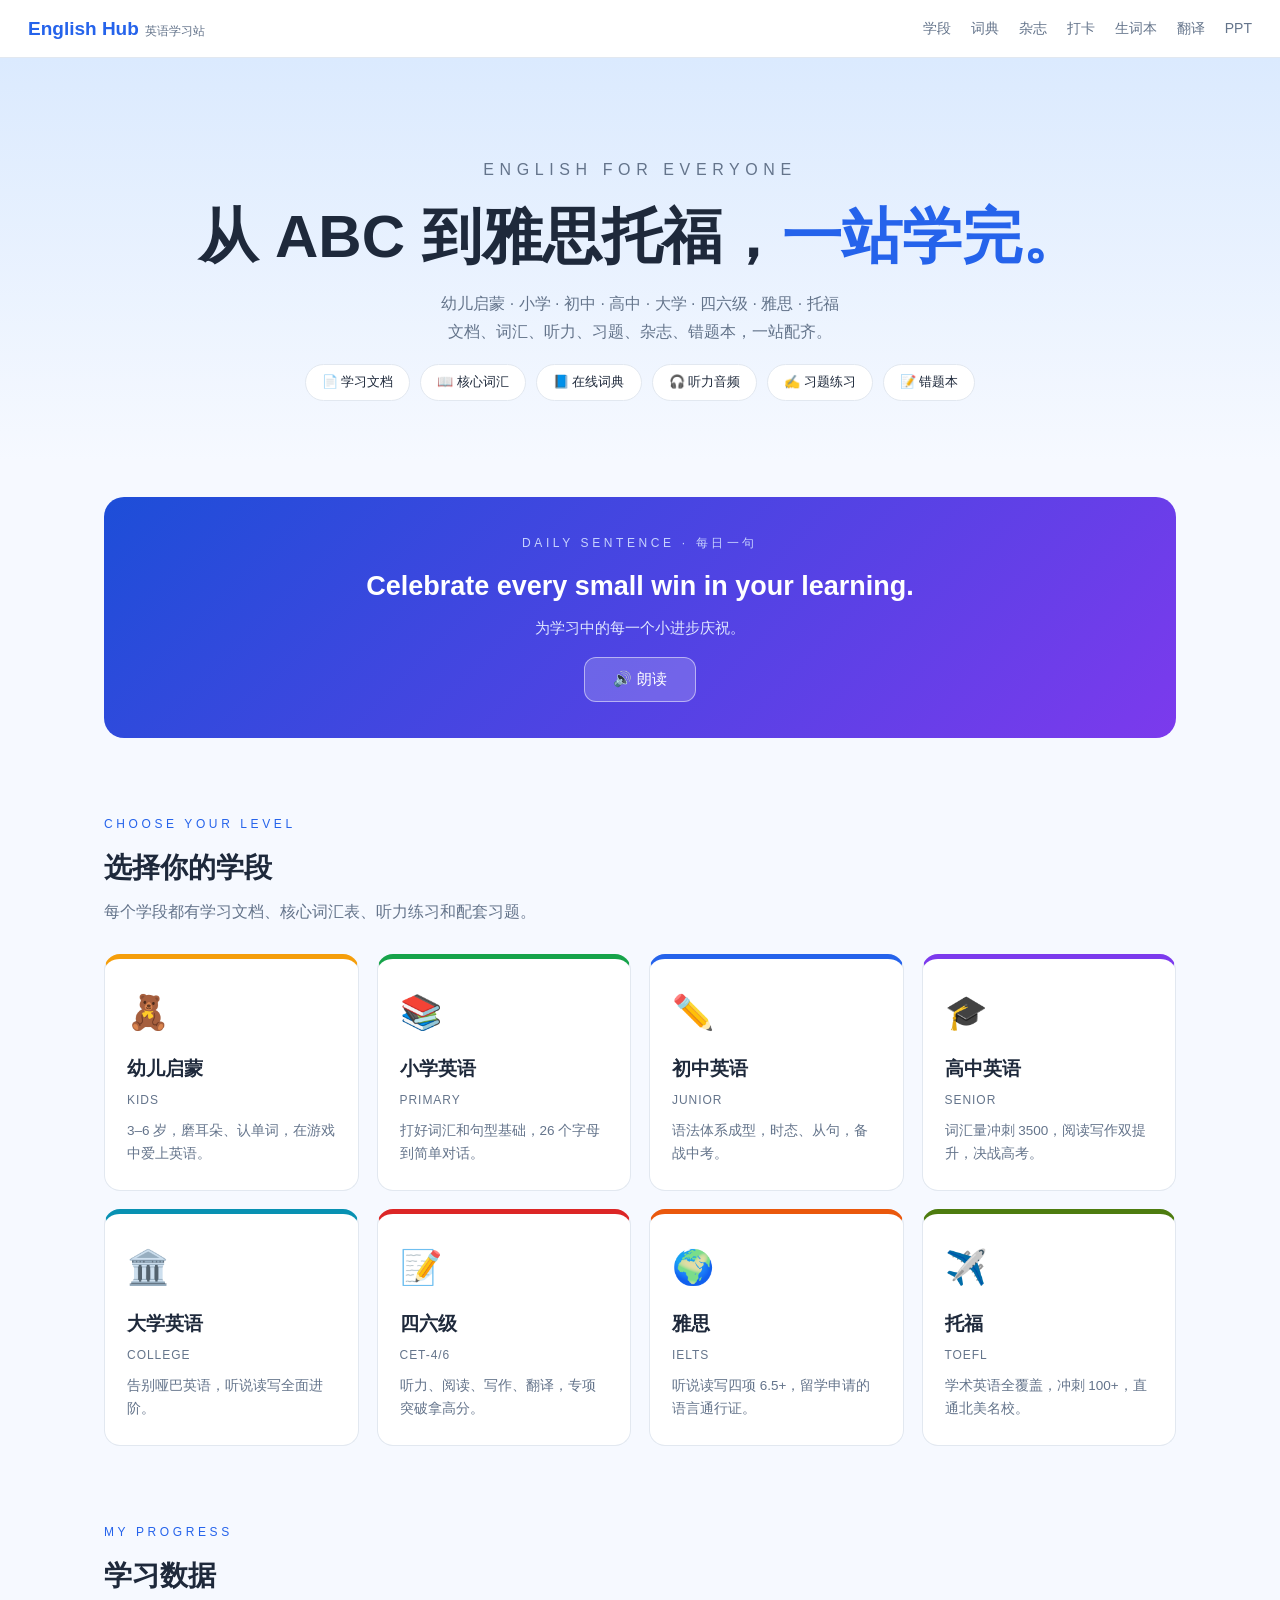
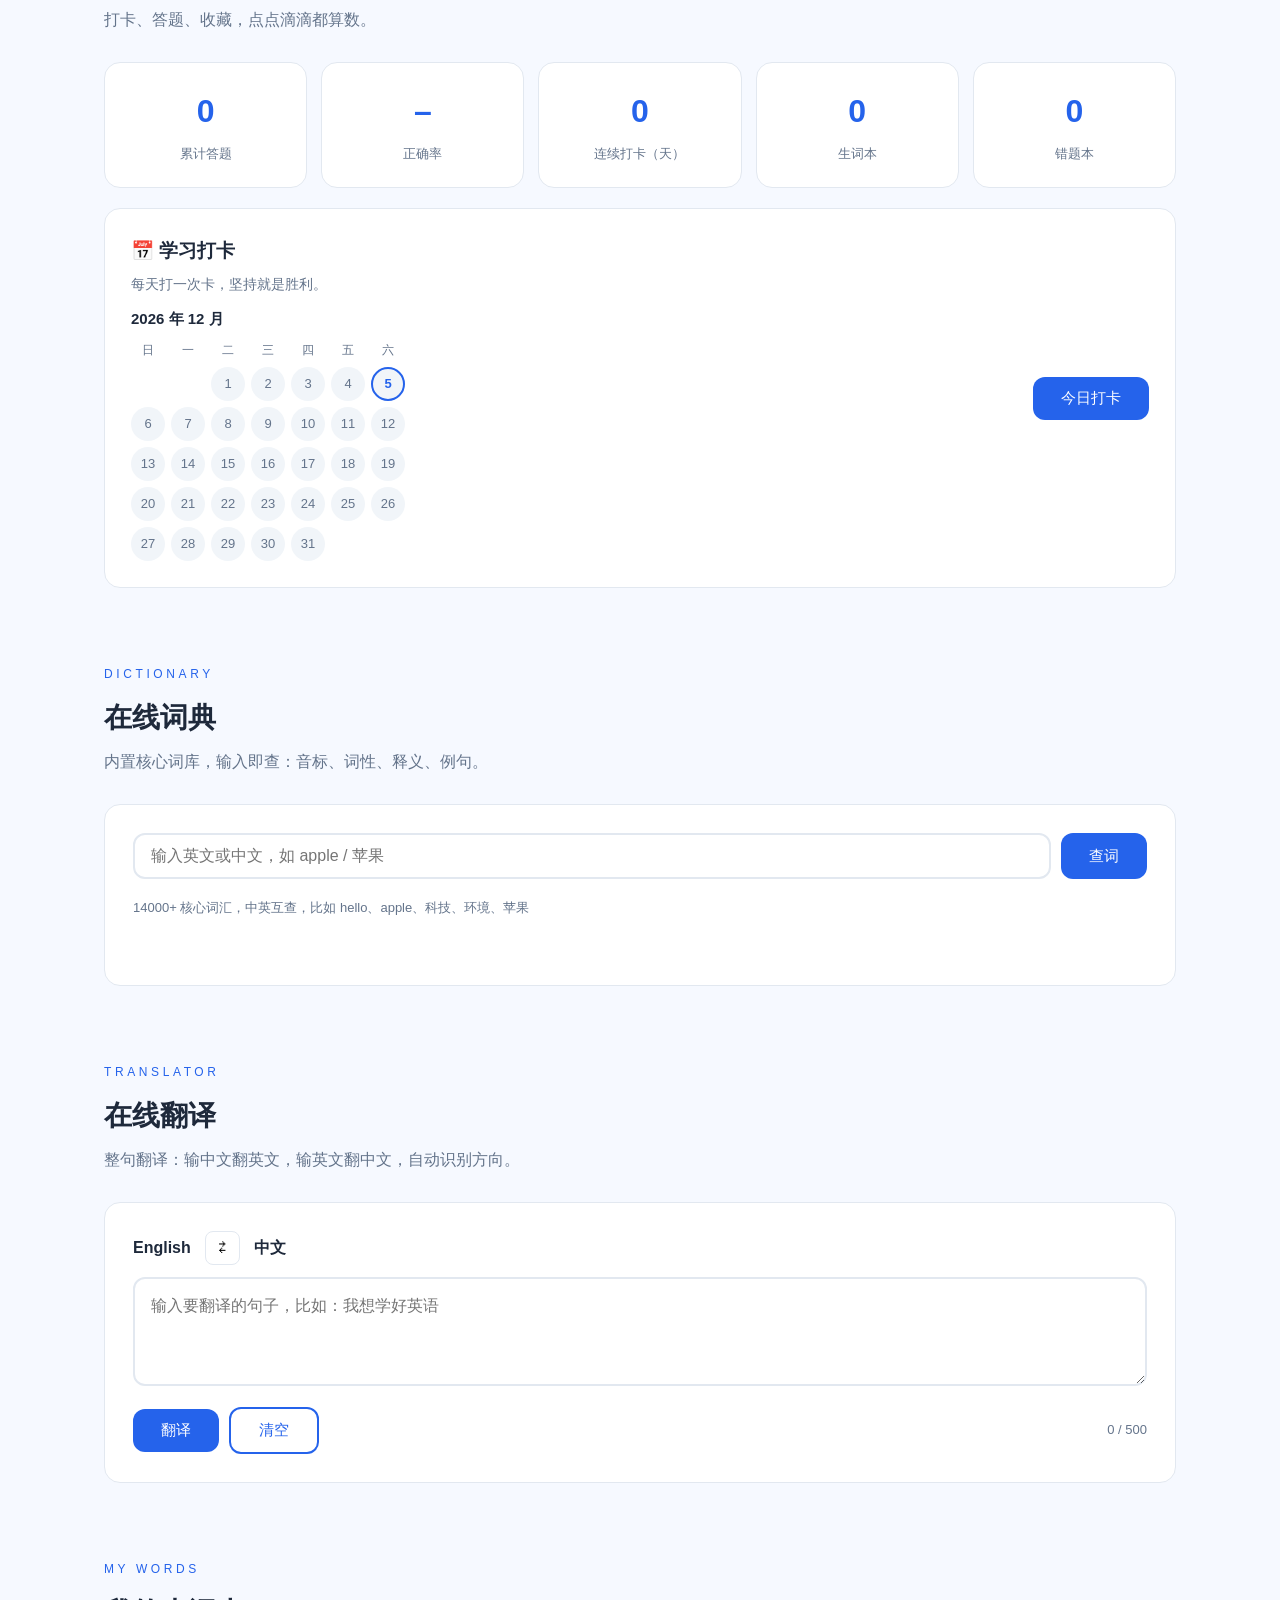
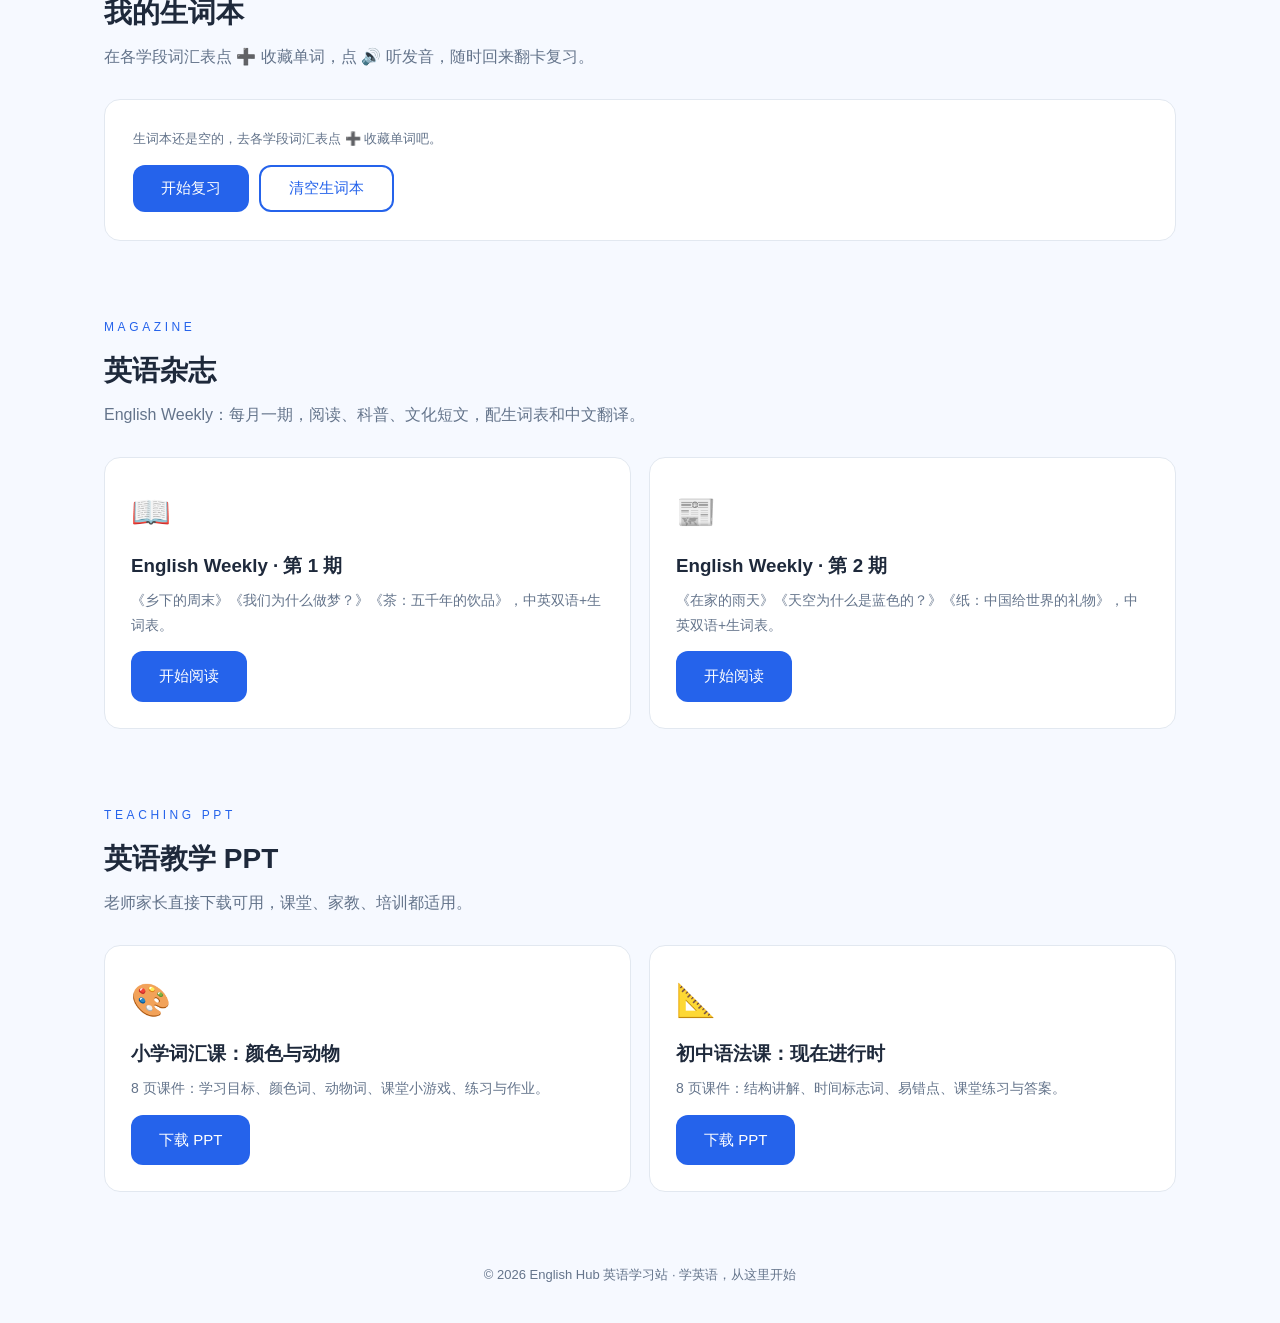
<file: index.html>
<!DOCTYPE html>
<html lang="zh-CN">
<head>
<meta charset="UTF-8">
<meta name="viewport" content="width=device-width, initial-scale=1.0">
<title>英语学习站 English Hub · 从幼儿到雅思托福</title>
<meta name="description" content="覆盖幼儿、小学、初中、高中、大学、四六级、雅思、托福的英语学习站：学习文档、核心词汇、在线词典、听力音频、习题练习、英语杂志、教学PPT、单词游戏。">
<link rel="stylesheet" href="styles.css?v=4">
</head>
<body>

<nav class="nav">
  <a class="logo" href="index.html">English Hub<small>英语学习站</small></a>
  <div class="nav-links">
    <a href="#stages">学段</a>
    <a href="#dict">词典</a>
    
    <a href="magazine.html">杂志</a>
    <a href="#progress">打卡</a>
    <a href="#wordbook">生词本</a>
    <a href="#translate">翻译</a>
    <a href="#ppt">PPT</a>
  </div>
</nav>

<header class="hero">
  <p class="hero-kicker">ENGLISH FOR EVERYONE</p>
  <h1>从 ABC 到雅思托福，<em>一站学完。</em></h1>
  <p>幼儿启蒙 · 小学 · 初中 · 高中 · 大学 · 四六级 · 雅思 · 托福<br>文档、词汇、听力、习题、杂志、错题本，一站配齐。</p>
  <div class="hero-tags">
    <span>📄 学习文档</span><span>📖 核心词汇</span><span>📘 在线词典</span>
    <span>🎧 听力音频</span><span>✍️ 习题练习</span><span>📝 错题本</span>
  </div>
</header>
<!-- 每日一句 -->
<section class="section" id="daily" style="padding-top:36px">
  <div class="daily-banner">
    <p class="daily-kicker">DAILY SENTENCE · 每日一句</p>
    <p class="daily-en" id="dailyEn"></p>
    <p class="daily-zh" id="dailyZh"></p>
    <button class="btn btn-light btn-small" id="dailySpeak">🔊 朗读</button>
  </div>
</section>


<main>
  <!-- 学段 -->
  <section id="stages" class="section">
    <p class="kicker">CHOOSE YOUR LEVEL</p>
    <h2>选择你的学段</h2>
    <p class="section-sub">每个学段都有学习文档、核心词汇表、听力练习和配套习题。</p>
    <div class="stage-grid" id="stageGrid"></div>
  </section>

  
<!-- 数据看板 + 打卡 -->
<section class="section" id="progress">
  <p class="kicker">MY PROGRESS</p>
  <h2>学习数据</h2>
  <p class="section-sub">打卡、答题、收藏，点点滴滴都算数。</p>
  <div class="stat-grid">
    <div class="stat-card"><b id="stAnswered">0</b><span>累计答题</span></div>
    <div class="stat-card"><b id="stAcc">–</b><span>正确率</span></div>
    <div class="stat-card"><b id="stStreak">0</b><span>连续打卡（天）</span></div>
    <div class="stat-card"><b id="stWords">0</b><span>生词本</span></div>
    <div class="stat-card"><b id="stMistakes">0</b><span>错题本</span></div>
  </div>
  <div class="checkin-box">
    <div style="flex:1;min-width:240px">
      <h3>📅 学习打卡</h3>
      <p style="color:var(--muted);font-size:14px;margin:4px 0 10px">每天打一次卡，坚持就是胜利。</p>
      <div class="cal" id="checkinCal"></div>
    </div>
    <button class="btn" id="checkinBtn">今日打卡</button>
  </div>
</section>

  <!-- 词典 -->
  <section id="dict" class="section">
    <p class="kicker">DICTIONARY</p>
    <h2>在线词典</h2>
    <p class="section-sub">内置核心词库，输入即查：音标、词性、释义、例句。</p>
    <div class="dict-box">
      <div class="dict-search">
        <input id="dictInput" type="text" placeholder="输入英文或中文，如 apple / 苹果">
        <button class="btn" id="dictBtn">查词</button>
      </div>
      <div class="dict-result" id="dictResult"></div>
    </div>
  </section>

  
<!-- 在线翻译 -->
<section class="section" id="translate">
  <p class="kicker">TRANSLATOR</p>
  <h2>在线翻译</h2>
  <p class="section-sub">整句翻译：输中文翻英文，输英文翻中文，自动识别方向。</p>
  <div class="dict-box">
    <div class="tr-bar">
      <span id="trFrom">中文</span>
      <button class="icon-btn" id="trSwap" title="交换方向">⇄</button>
      <span id="trTo">English</span>
    </div>
    <textarea id="trInput" rows="3" maxlength="500" placeholder="输入要翻译的句子，比如：我想学好英语"></textarea>
    <div style="display:flex;gap:10px;margin-top:12px;flex-wrap:wrap;align-items:center">
      <button class="btn" id="trBtn">翻译</button>
      <button class="btn btn-ghost" id="trClear">清空</button>
      <span class="tr-count" id="trCount">0 / 500</span>
    </div>
    <div class="tr-result" id="trResult" style="display:none">
      <p id="trText"></p>
      <div style="display:flex;gap:10px;margin-top:10px;flex-wrap:wrap">
        <button class="btn btn-ghost btn-small" id="trSpeak">🔊 朗读</button>
        <button class="btn btn-ghost btn-small" id="trCopy">📋 复制</button>
      </div>
      <p class="tr-engine" id="trEngine"></p>
    </div>
  </div>
</section>

<!-- 生词本 -->
<section class="section" id="wordbook">
  <p class="kicker">MY WORDS</p>
  <h2>我的生词本</h2>
  <p class="section-sub">在各学段词汇表点 ➕ 收藏单词，点 🔊 听发音，随时回来翻卡复习。</p>
  <div class="dict-box">
    <div id="wbMain">
      <div id="wbList"></div>
      <div style="margin-top:14px;display:flex;gap:10px;flex-wrap:wrap">
        <button class="btn" id="wbReviewBtn">开始复习</button>
        <button class="btn btn-ghost" id="wbClearBtn">清空生词本</button>
      </div>
    </div>
    <div id="wbReview" style="display:none">
      <div class="flashcard">
        <div class="fc-word" id="fcWord"></div>
        <div style="margin:10px 0"><button class="btn btn-ghost btn-small" id="fcSpeak">🔊 发音</button></div>
        <div class="fc-zh" id="fcZh" style="visibility:hidden"></div>
      </div>
      <div style="display:flex;gap:10px;justify-content:center;margin-top:14px;flex-wrap:wrap">
        <button class="btn btn-ghost" id="fcShow">显示释义</button>
        <button class="btn" id="fcKnow">记住了 →</button>
        <button class="btn btn-ghost" id="fcExit">退出复习</button>
      </div>
      <p style="text-align:center;color:var(--muted);font-size:13px;margin-top:10px" id="fcProg"></p>
    </div>
  </div>
</section>

  <!-- 杂志 -->
  <section class="section">
    <p class="kicker">MAGAZINE</p>
    <h2>英语杂志</h2>
    <p class="section-sub">English Weekly：每月一期，阅读、科普、文化短文，配生词表和中文翻译。</p>
    <div class="res-grid">
      <div class="res-card">
        <div class="icon">📖</div>
        <h3>English Weekly · 第 1 期</h3>
        <p>《乡下的周末》《我们为什么做梦？》《茶：五千年的饮品》，中英双语+生词表。</p>
        <a class="btn" href="magazine.html">开始阅读</a>
      </div>
      <div class="res-card">
        <div class="icon">📰</div>
        <h3>English Weekly · 第 2 期</h3>
        <p>《在家的雨天》《天空为什么是蓝色的？》《纸：中国给世界的礼物》，中英双语+生词表。</p>
        <a class="btn" href="magazine2.html">开始阅读</a>
      </div>
    </div>
  </section>

  <!-- PPT -->
  <section id="ppt" class="section">
    <p class="kicker">TEACHING PPT</p>
    <h2>英语教学 PPT</h2>
    <p class="section-sub">老师家长直接下载可用，课堂、家教、培训都适用。</p>
    <div class="res-grid">
      <div class="res-card">
        <div class="icon">🎨</div>
        <h3>小学词汇课：颜色与动物</h3>
        <p>8 页课件：学习目标、颜色词、动物词、课堂小游戏、练习与作业。</p>
        <a class="btn" href="assets/ppt/primary-colors-animals.pptx" download>下载 PPT</a>
      </div>
      <div class="res-card">
        <div class="icon">📐</div>
        <h3>初中语法课：现在进行时</h3>
        <p>8 页课件：结构讲解、时间标志词、易错点、课堂练习与答案。</p>
        <a class="btn" href="assets/ppt/junior-present-continuous.pptx" download>下载 PPT</a>
      </div>
    </div>
  </section>
</main>

<footer>
  <p>© 2026 English Hub 英语学习站 · 学英语，从这里开始</p>
</footer>

<script src="data.js?v=2"></script>
<script src="data2.js?v=2"></script>
<script src="app.js?v=6"></script>
</body>
</html>
</file>
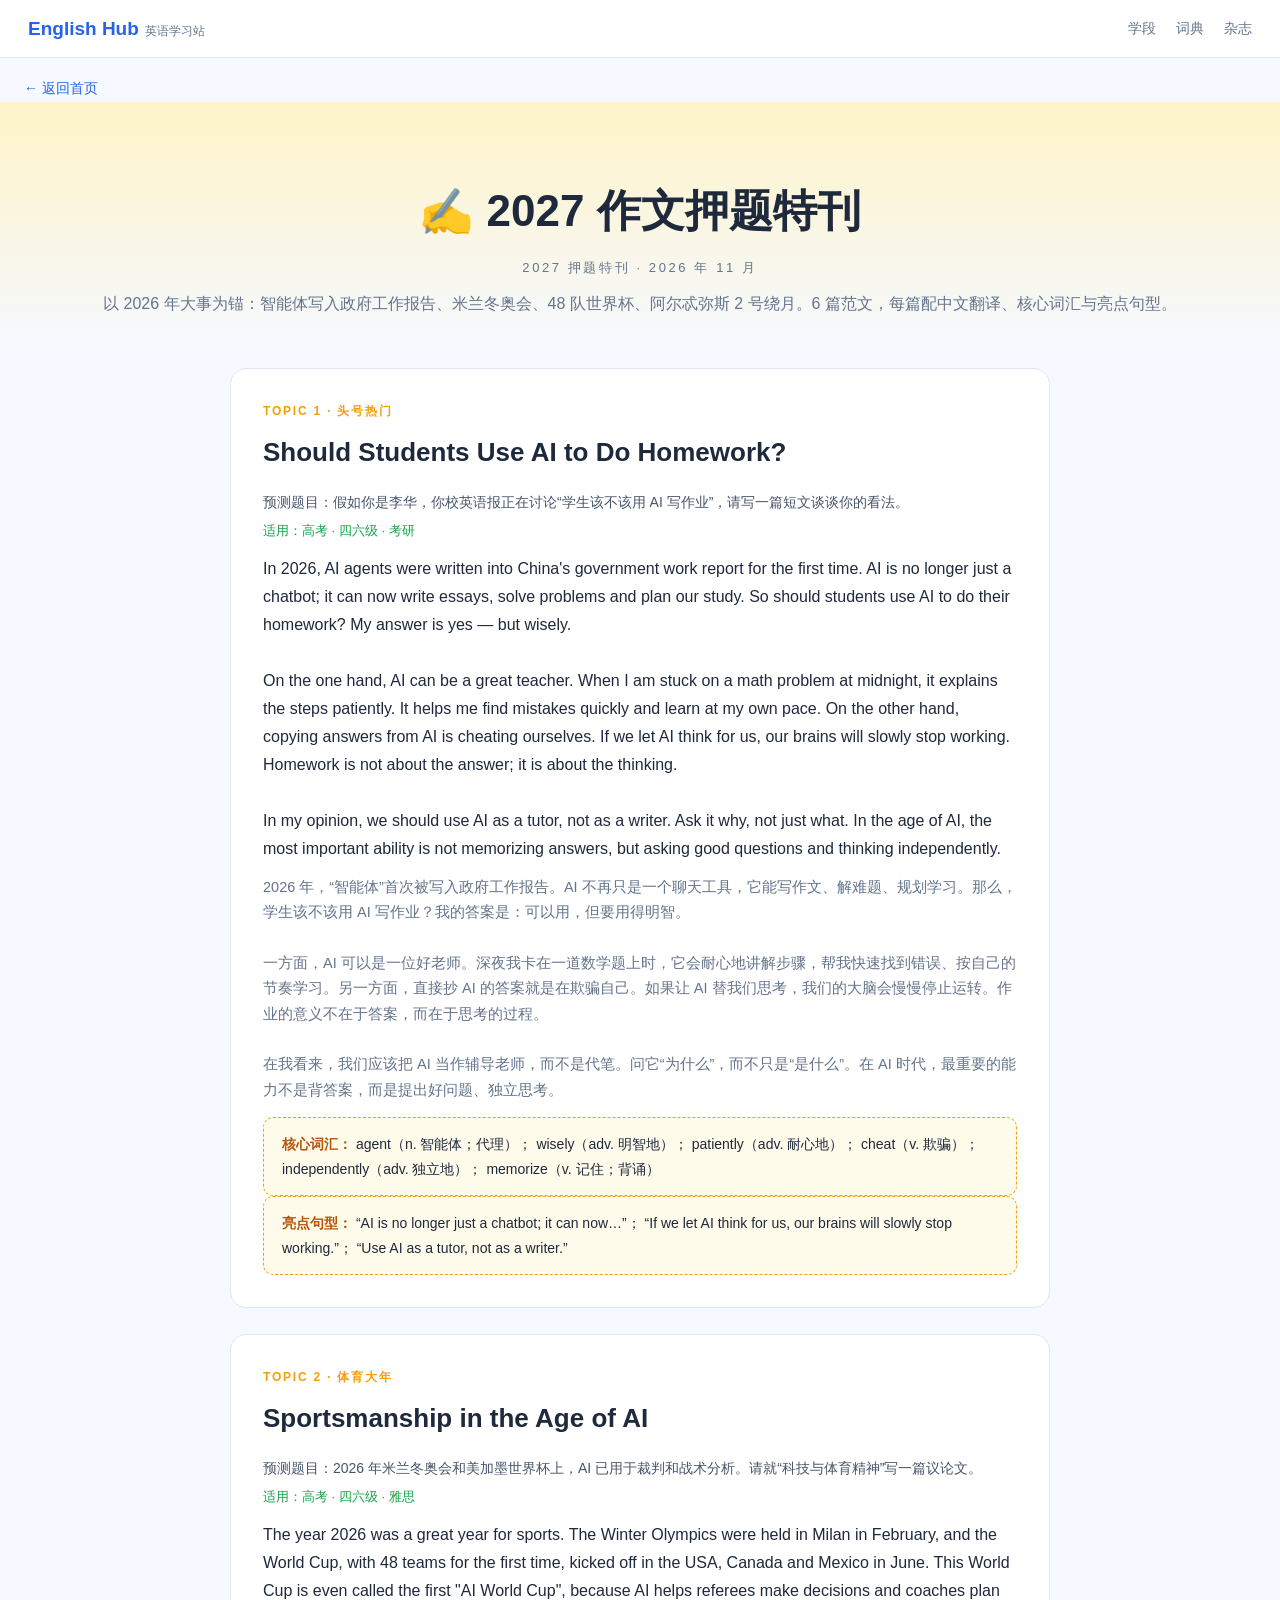
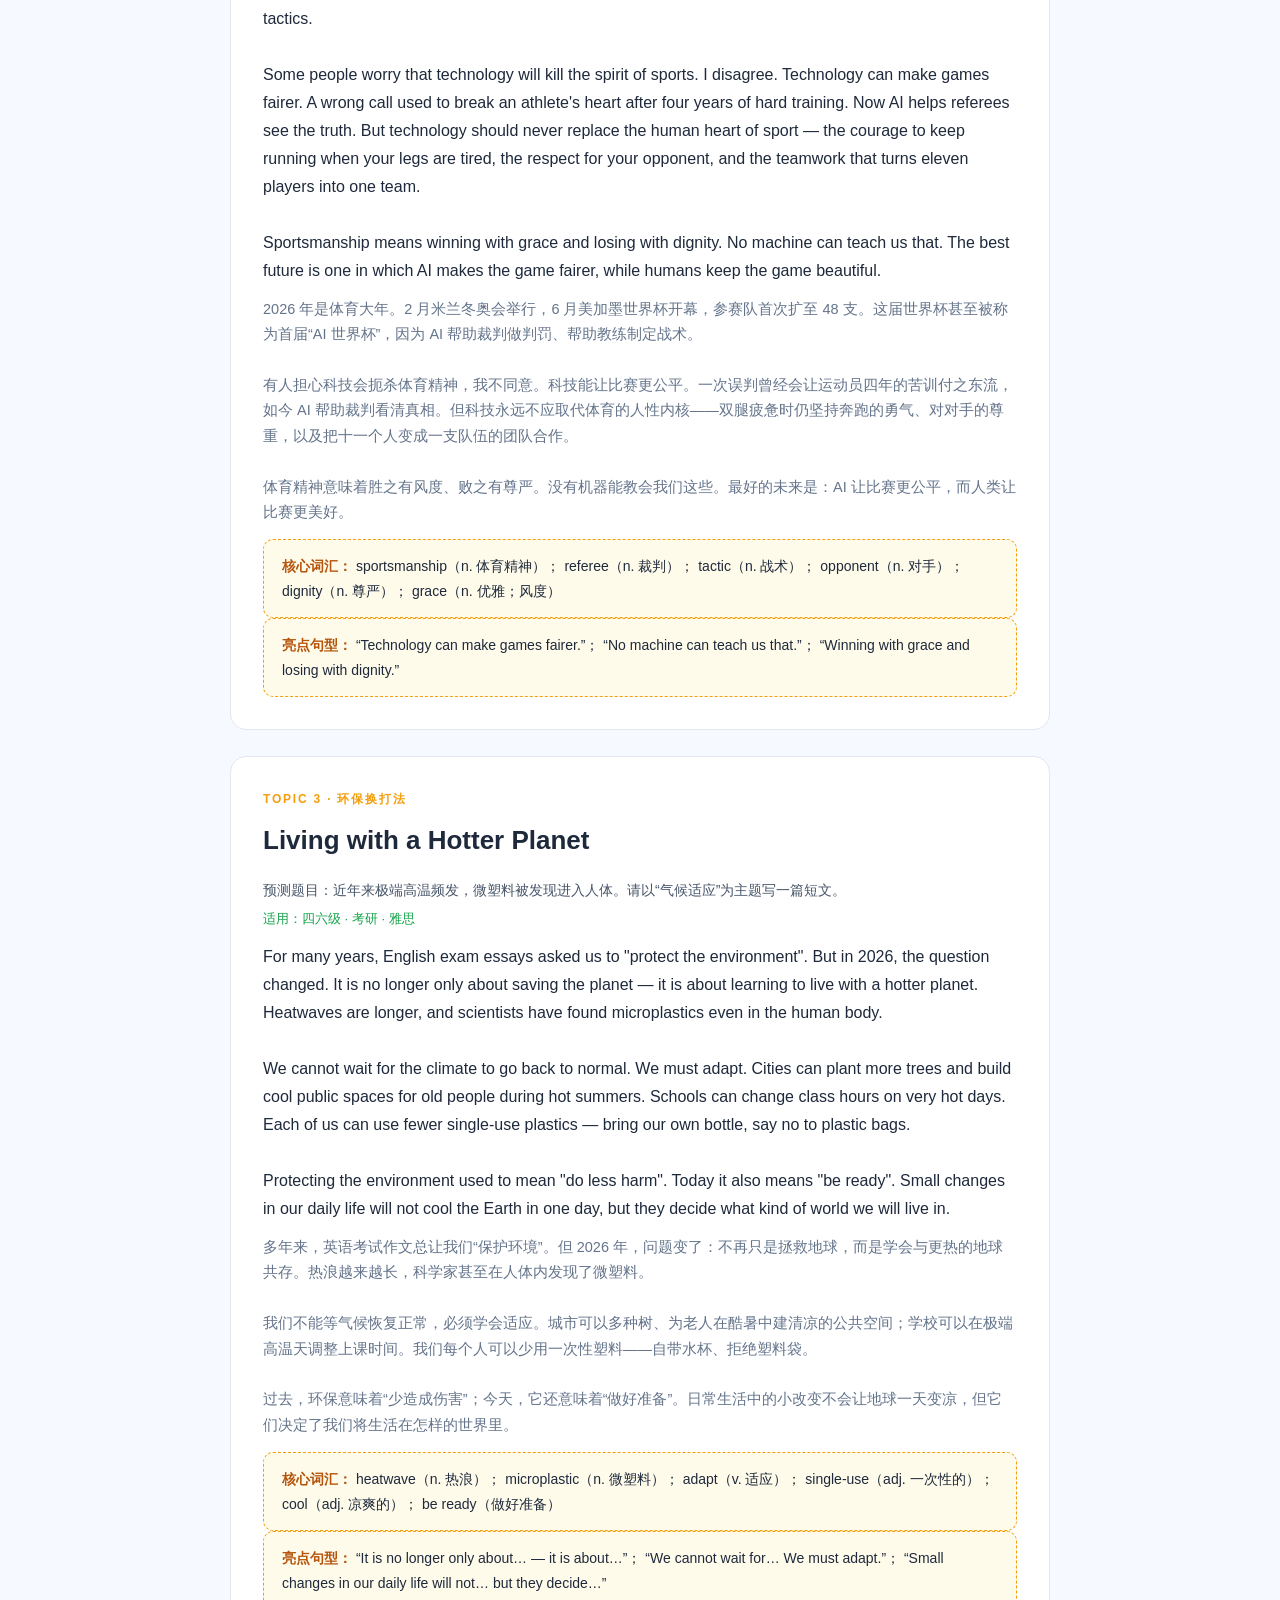
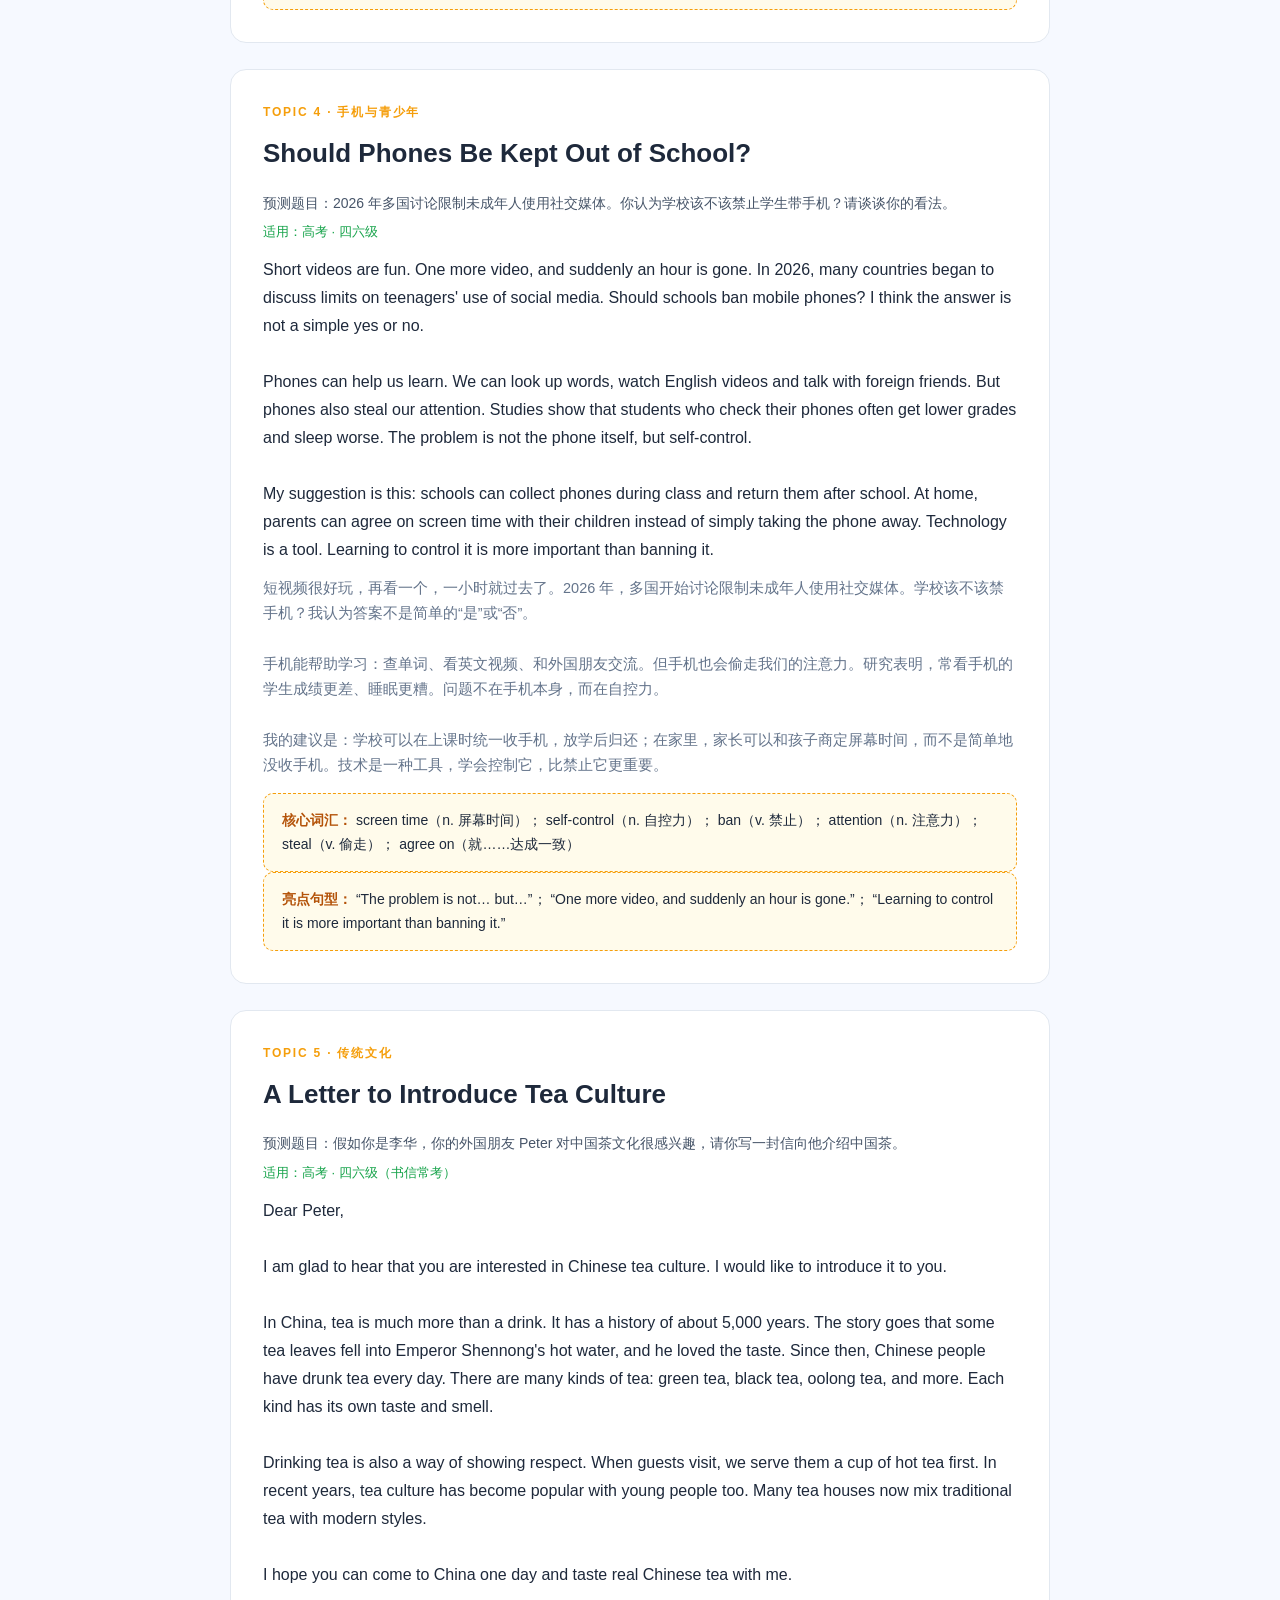
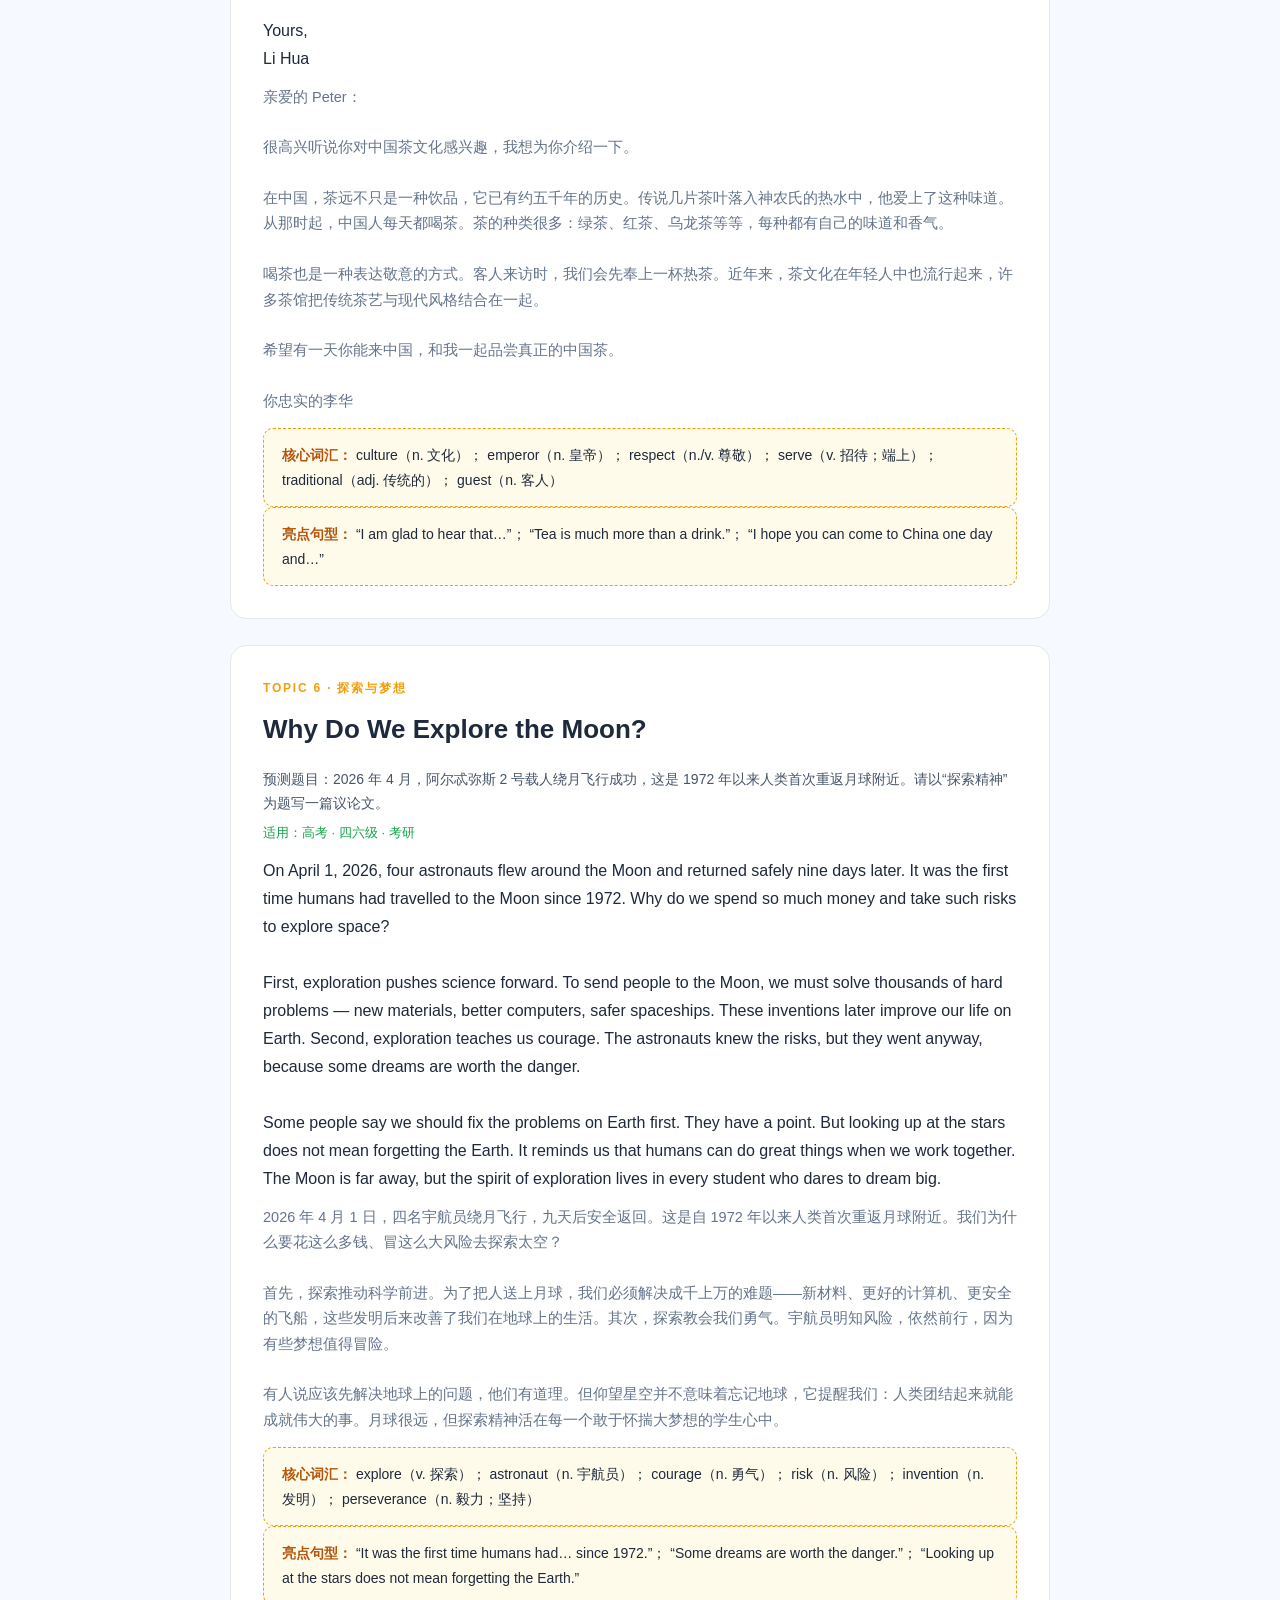
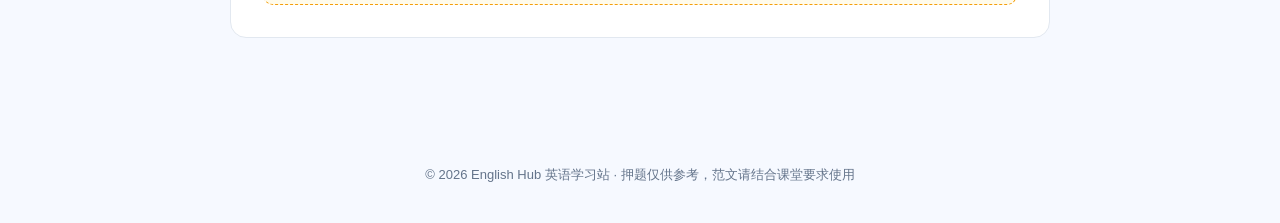
<file: essay2027.html>
<!DOCTYPE html>
<html lang="zh-CN">
<head>
<meta charset="UTF-8">
<meta name="viewport" content="width=device-width, initial-scale=1.0">
<title>2027 作文押题特刊 · 英语学习站</title>
<link rel="stylesheet" href="styles.css?v=3">
</head>
<body>

<nav class="nav">
  <a class="logo" href="index.html">English Hub<small>英语学习站</small></a>
  <div class="nav-links">
    <a href="index.html#stages">学段</a>
    <a href="index.html#dict">词典</a>
    <a href="magazine.html">杂志</a>
  </div>
</nav>

<a class="back" href="index.html">← 返回首页</a>
<header class="mag-cover" id="essayCover"></header>

<main id="essayWrap" style="padding: 20px 24px 40px;"></main>

<footer>
  <p>© 2026 English Hub 英语学习站 · 押题仅供参考，范文请结合课堂要求使用</p>
</footer>

<script src="data-essay2027.js?v=1"></script>
<script>
document.addEventListener('DOMContentLoaded', () => {
  const d = ESSAY2027;
  document.getElementById('essayCover').innerHTML =
    '<h1>✍️ 2027 作文押题特刊</h1><div class="issue">' + d.issue + '</div>' +
    '<p style="color:#64748b;margin-top:10px">' + d.intro + '</p>';
  document.getElementById('essayWrap').innerHTML = d.topics.map((t) => `
    <article class="article">
      <div class="cat">${t.cat}</div>
      <h2>${t.title}</h2>
      <p style="color:#475569;font-size:14px;margin:6px 0">${t.prompt}</p>
      <p style="color:#16a34a;font-size:13px;margin:0 0 12px">${t.exams}</p>
      <p class="body-en" style="white-space:pre-line">${t.en}</p>
      <p class="body-zh" style="white-space:pre-line">${t.zh}</p>
      <div class="wordlist"><b>核心词汇：</b>${t.words.map((w) => ` ${w[0]}（${w[1]}）`).join('；')}</div>
      <div class="wordlist"><b>亮点句型：</b>${t.phrases.map((p) => ` “${p}”`).join('；')}</div>
    </article>`).join('');
});
</script>
</body>
</html>
</file>
<file: styles.css>
:root {
  --bg: #f6f9ff;
  --card: #ffffff;
  --text: #1e293b;
  --muted: #64748b;
  --primary: #2563eb;
  --primary-d: #1d4ed8;
  --accent: #f59e0b;
  --green: #16a34a;
  --line: #e2e8f0;
  --radius: 16px;
}

* { margin: 0; padding: 0; box-sizing: border-box; }
html { scroll-behavior: smooth; }
body {
  background: var(--bg);
  color: var(--text);
  font-family: -apple-system, "PingFang SC", "Hiragino Sans GB", "Microsoft YaHei", "Segoe UI", sans-serif;
  line-height: 1.75;
  -webkit-font-smoothing: antialiased;
}

/* ---------- 导航 ---------- */
.nav {
  position: sticky; top: 0; z-index: 20;
  display: flex; align-items: center; justify-content: space-between;
  padding: 12px 28px;
  background: rgba(255,255,255,.92);
  backdrop-filter: blur(10px);
  border-bottom: 1px solid var(--line);
}
.logo { font-weight: 800; font-size: 19px; color: var(--primary); text-decoration: none; }
.logo small { color: var(--muted); font-weight: 400; font-size: 12px; margin-left: 6px; }
.nav-links { display: flex; gap: 20px; }
.nav-links a { color: var(--muted); text-decoration: none; font-size: 14px; }
.nav-links a:hover { color: var(--primary); }

/* ---------- 首页 Hero ---------- */
.hero {
  text-align: center;
  padding: 84px 24px 60px;
  background: linear-gradient(180deg, #dbeafe 0%, var(--bg) 100%);
}
.hero-kicker { color: var(--primary); letter-spacing: .35em; font-size: 12px; margin-bottom: 14px; }
.hero h1 { font-size: clamp(34px, 6vw, 60px); line-height: 1.3; font-weight: 800; }
.hero h1 em { font-style: normal; color: var(--primary); }
.hero p { color: var(--muted); margin-top: 14px; font-size: 16px; }
.hero-tags { margin-top: 18px; display: flex; gap: 10px; justify-content: center; flex-wrap: wrap; }
.hero-tags span {
  font-size: 13px; background: #fff; border: 1px solid var(--line);
  border-radius: 999px; padding: 6px 16px; color: var(--text);
}

/* ---------- 通用区块 ---------- */
.section { max-width: 1120px; margin: 0 auto; padding: 64px 24px 12px; }
.kicker { color: var(--primary); letter-spacing: .3em; font-size: 12px; margin-bottom: 8px; }
.section h2 { font-size: 28px; margin-bottom: 6px; }
.section-sub { color: var(--muted); margin-bottom: 28px; }

/* ---------- 学段卡片 ---------- */
.stage-grid { display: grid; grid-template-columns: repeat(auto-fit, minmax(230px, 1fr)); gap: 18px; }
.stage-card {
  background: var(--card); border: 1px solid var(--line); border-radius: var(--radius);
  padding: 24px 22px; text-decoration: none; color: inherit;
  transition: transform .2s, box-shadow .2s;
  border-top: 5px solid var(--sc, var(--primary));
}
.stage-card:hover { transform: translateY(-4px); box-shadow: 0 12px 32px rgba(37,99,235,.12); }
.stage-card .icon { font-size: 34px; }
.stage-card h3 { margin: 10px 0 4px; font-size: 19px; }
.stage-card .en { font-size: 12px; color: var(--muted); letter-spacing: .08em; }
.stage-card p { font-size: 13.5px; color: var(--muted); margin-top: 8px; }

/* ---------- 词典 ---------- */
.dict-box { background: var(--card); border: 1px solid var(--line); border-radius: var(--radius); padding: 28px; }
.dict-search { display: flex; gap: 10px; margin-bottom: 18px; }
.dict-search input {
  flex: 1; padding: 12px 16px; font-size: 16px;
  border: 2px solid var(--line); border-radius: 12px; outline: none;
}
.dict-search input:focus { border-color: var(--primary); }
.btn {
  display: inline-block; padding: 12px 28px; border: none; cursor: pointer;
  background: var(--primary); color: #fff; border-radius: 12px; font-size: 15px;
  text-decoration: none; transition: background .2s;
}
.btn:hover { background: var(--primary-d); }
.btn-ghost { background: #fff; color: var(--primary); border: 2px solid var(--primary); }
.btn-ghost:hover { background: #eff6ff; }
.dict-result { min-height: 60px; }
.dict-item { border-bottom: 1px dashed var(--line); padding: 12px 0; }
.dict-item:last-child { border-bottom: none; }
.dict-item .w { font-size: 20px; font-weight: 700; color: var(--primary); }
.dict-item .ph { color: var(--muted); font-size: 14px; margin-left: 8px; }
.dict-item .pos { display: inline-block; font-size: 12px; background: #eff6ff; color: var(--primary); border-radius: 6px; padding: 1px 8px; margin: 6px 6px 0 0; }
.dict-item .ex { color: var(--muted); font-size: 14px; margin-top: 4px; }
.dict-hint { color: var(--muted); font-size: 13px; }

/* ---------- 杂志 / PPT ---------- */
.res-grid { display: grid; grid-template-columns: repeat(auto-fit, minmax(280px, 1fr)); gap: 18px; }
.res-card { background: var(--card); border: 1px solid var(--line); border-radius: var(--radius); padding: 26px; }
.res-card .icon { font-size: 32px; }
.res-card h3 { margin: 10px 0 6px; }
.res-card p { color: var(--muted); font-size: 14px; margin-bottom: 14px; }

/* ---------- 学段详情页 ---------- */
.level-hero { padding: 60px 24px 30px; text-align: center; background: linear-gradient(180deg, #dbeafe, var(--bg)); }
.level-hero .icon { font-size: 52px; }
.level-hero h1 { font-size: 38px; margin: 10px 0 6px; }
.level-hero p { color: var(--muted); max-width: 640px; margin: 0 auto; }
.tabs { display: flex; gap: 10px; justify-content: center; flex-wrap: wrap; margin: 26px 0 8px; }
.tab {
  padding: 10px 22px; border-radius: 999px; border: 2px solid var(--line);
  background: #fff; cursor: pointer; font-size: 15px; color: var(--muted);
}
.tab.active { border-color: var(--primary); color: var(--primary); font-weight: 700; background: #eff6ff; }
.panel { display: none; max-width: 900px; margin: 0 auto; padding: 20px 24px 60px; }
.panel.active { display: block; }
.doc { background: var(--card); border: 1px solid var(--line); border-radius: var(--radius); padding: 26px; margin-bottom: 18px; }
.doc h3 { font-size: 20px; margin-bottom: 10px; color: var(--primary-d); }
.doc p { margin-bottom: 10px; font-size: 15px; }
.doc p:last-child { margin-bottom: 0; }
.vocab-table { width: 100%; border-collapse: collapse; background: var(--card); border-radius: var(--radius); overflow: hidden; font-size: 14.5px; }
.vocab-table th, .vocab-table td { padding: 11px 14px; text-align: left; border-bottom: 1px solid var(--line); }
.vocab-table th { background: #eff6ff; color: var(--primary-d); }
.vocab-table .w { font-weight: 700; color: var(--primary); }
.listen-box, .quiz-box { background: var(--card); border: 1px solid var(--line); border-radius: var(--radius); padding: 26px; margin-bottom: 18px; }
.listen-box audio { width: 100%; margin: 12px 0; }
.q { margin-bottom: 20px; padding-bottom: 20px; border-bottom: 1px dashed var(--line); }
.q:last-child { border-bottom: none; margin-bottom: 0; padding-bottom: 0; }
.q-title { font-weight: 600; margin-bottom: 10px; }
.q-opts label { display: block; padding: 9px 14px; border: 1px solid var(--line); border-radius: 10px; margin-bottom: 8px; cursor: pointer; font-size: 14.5px; }
.q-opts label:hover { border-color: var(--primary); }
.q-opts input { margin-right: 8px; }
.q-feedback { margin-top: 8px; font-size: 14px; font-weight: 600; display: none; }
.q-feedback.ok { color: var(--green); display: block; }
.q-feedback.no { color: #dc2626; display: block; }
.q-tag {
  display: inline-block; font-size: 11px; font-weight: 700; color: var(--primary);
  background: #eff6ff; border-radius: 6px; padding: 1px 8px; margin-right: 8px;
  vertical-align: 2px;
}
.q-fill { display: flex; gap: 10px; }
.q-fill input {
  flex: 1; padding: 10px 14px; font-size: 15px;
  border: 2px solid var(--line); border-radius: 10px; outline: none;
}
.q-fill input:focus { border-color: var(--primary); }
.q-fill .btn-small { margin-top: 0; white-space: nowrap; }
.tf-btn { margin: 0 10px 0 0; }
.quiz-score { text-align: center; margin-top: 6px; }
.transcript { margin-top: 12px; }
.transcript summary { cursor: pointer; color: var(--primary); font-size: 14px; }
.transcript p { background: #f8fafc; border-radius: 10px; padding: 14px; margin-top: 8px; font-size: 14px; color: var(--muted); }

/* ---------- 杂志页 ---------- */
.mag-cover { text-align: center; padding: 70px 24px 30px; background: linear-gradient(180deg, #fef3c7, var(--bg)); }
.mag-cover h1 { font-size: 44px; }
.mag-cover .issue { color: var(--muted); letter-spacing: .2em; font-size: 13px; margin-top: 8px; }
.article { max-width: 820px; margin: 0 auto 26px; background: var(--card); border: 1px solid var(--line); border-radius: var(--radius); padding: 32px; }
.article .cat { font-size: 12px; color: var(--accent); letter-spacing: .15em; font-weight: 700; }
.article h2 { margin: 8px 0 14px; font-size: 26px; }
.article .body-en { font-size: 16px; margin-bottom: 12px; }
.article .body-zh { color: var(--muted); font-size: 14.5px; margin-bottom: 14px; }
.wordlist { background: #fffbeb; border: 1px dashed var(--accent); border-radius: 10px; padding: 14px 18px; font-size: 14px; }
.wordlist b { color: #b45309; }

/* ---------- 每日一句 ---------- */
.daily-banner {
  background: linear-gradient(135deg, #1d4ed8, #7c3aed);
  color: #fff; border-radius: 20px; padding: 36px 32px; text-align: center;
}
.daily-kicker { letter-spacing: .3em; font-size: 12px; color: #c7d2fe; margin-bottom: 12px; }
.daily-en { font-size: clamp(19px, 3.4vw, 27px); font-weight: 600; line-height: 1.5; }
.daily-zh { color: #e0e7ff; margin-top: 8px; font-size: 15px; }
.btn-light { background: rgba(255,255,255,.18); border: 1px solid rgba(255,255,255,.5); color: #fff; margin-top: 16px; }
.btn-light:hover { background: rgba(255,255,255,.32); color: #fff; }

/* ---------- 数据看板 ---------- */
.stat-grid { display: grid; grid-template-columns: repeat(auto-fit, minmax(150px, 1fr)); gap: 14px; margin-bottom: 20px; }
.stat-card {
  background: var(--card); border: 1px solid var(--line); border-radius: var(--radius);
  padding: 20px; text-align: center;
}
.stat-card b { display: block; font-size: 32px; color: var(--primary); }
.stat-card span { font-size: 13px; color: var(--muted); }

/* ---------- 打卡 ---------- */
.checkin-box {
  background: var(--card); border: 1px solid var(--line); border-radius: var(--radius);
  padding: 26px; display: flex; gap: 20px; align-items: center; justify-content: space-between; flex-wrap: wrap;
}
.checkin-box .btn:disabled { background: var(--green); cursor: default; }
.cal-title { font-weight: 700; margin-bottom: 8px; font-size: 15px; }
.cal-grid { display: grid; grid-template-columns: repeat(7, 34px); gap: 6px; }
.cal-dow { font-size: 12px; color: var(--muted); text-align: center; }
.cal-day {
  width: 34px; height: 34px; display: flex; align-items: center; justify-content: center;
  font-size: 13px; border-radius: 50%; background: #f1f5f9; color: var(--muted);
}
.cal-day.done { background: var(--green); color: #fff; font-weight: 700; }
.cal-day.today { border: 2px solid var(--primary); color: var(--primary); font-weight: 700; }

/* ---------- 词汇表小按钮 / 生词本 ---------- */
.icon-btn {
  border: 1px solid var(--line); background: #fff; border-radius: 8px;
  font-size: 15px; padding: 3px 8px; cursor: pointer; line-height: 1.4;
}
.icon-btn:hover { border-color: var(--primary); }
.flashcard {
  background: linear-gradient(135deg, #eff6ff, #f5f3ff);
  border: 2px solid var(--primary); border-radius: 16px;
  padding: 44px 20px; text-align: center; margin-bottom: 6px;
}
.fc-word { font-size: 40px; font-weight: 800; color: var(--primary-d); }
.fc-zh { font-size: 19px; color: var(--text); margin-top: 12px; }

/* ---------- 在线翻译 ---------- */
.tr-bar {
  display: flex; align-items: center; gap: 14px; margin-bottom: 12px;
  font-weight: 700; font-size: 16px;
}
.tr-bar .icon-btn { font-size: 17px; padding: 4px 12px; }
#trInput {
  width: 100%; padding: 14px 16px; font-size: 16px; line-height: 1.6;
  border: 2px solid var(--line); border-radius: 12px; outline: none;
  font-family: inherit; resize: vertical;
}
#trInput:focus { border-color: var(--primary); }
.tr-count { color: var(--muted); font-size: 13px; margin-left: auto; }
.tr-result {
  margin-top: 16px; background: #f0fdf4; border: 1px solid #bbf7d0;
  border-radius: 12px; padding: 16px;
}
.tr-result p#trText { font-size: 17px; line-height: 1.7; }
.tr-engine { color: var(--muted); font-size: 12px; margin-top: 10px; }

/* ---------- 轻提示 ---------- */
#toast {
  position: fixed; left: 50%; bottom: 60px; transform: translateX(-50%) translateY(20px);
  background: #1e293b; color: #fff; padding: 12px 26px; border-radius: 999px;
  font-size: 14px; opacity: 0; pointer-events: none; transition: all .3s; z-index: 99;
}
#toast.show { opacity: 1; transform: translateX(-50%) translateY(0); }

footer { text-align: center; color: var(--muted); font-size: 13px; padding: 60px 24px 36px; }
.back { display: inline-block; margin: 18px 24px 0; color: var(--primary); text-decoration: none; font-size: 14px; }
.issue-nav { display: flex; gap: 10px; justify-content: center; margin: 16px 24px 0; }
.issue-nav a { padding: 6px 18px; border: 1px solid var(--line); border-radius: 999px; color: var(--muted); text-decoration: none; font-size: 14px; background: var(--card); }
.issue-nav a.active { background: var(--primary); border-color: var(--primary); color: #fff; font-weight: 700; }

@media (max-width: 720px) {
  .nav-links { display: none; }
  .section { padding-top: 44px; }
}
</file>
